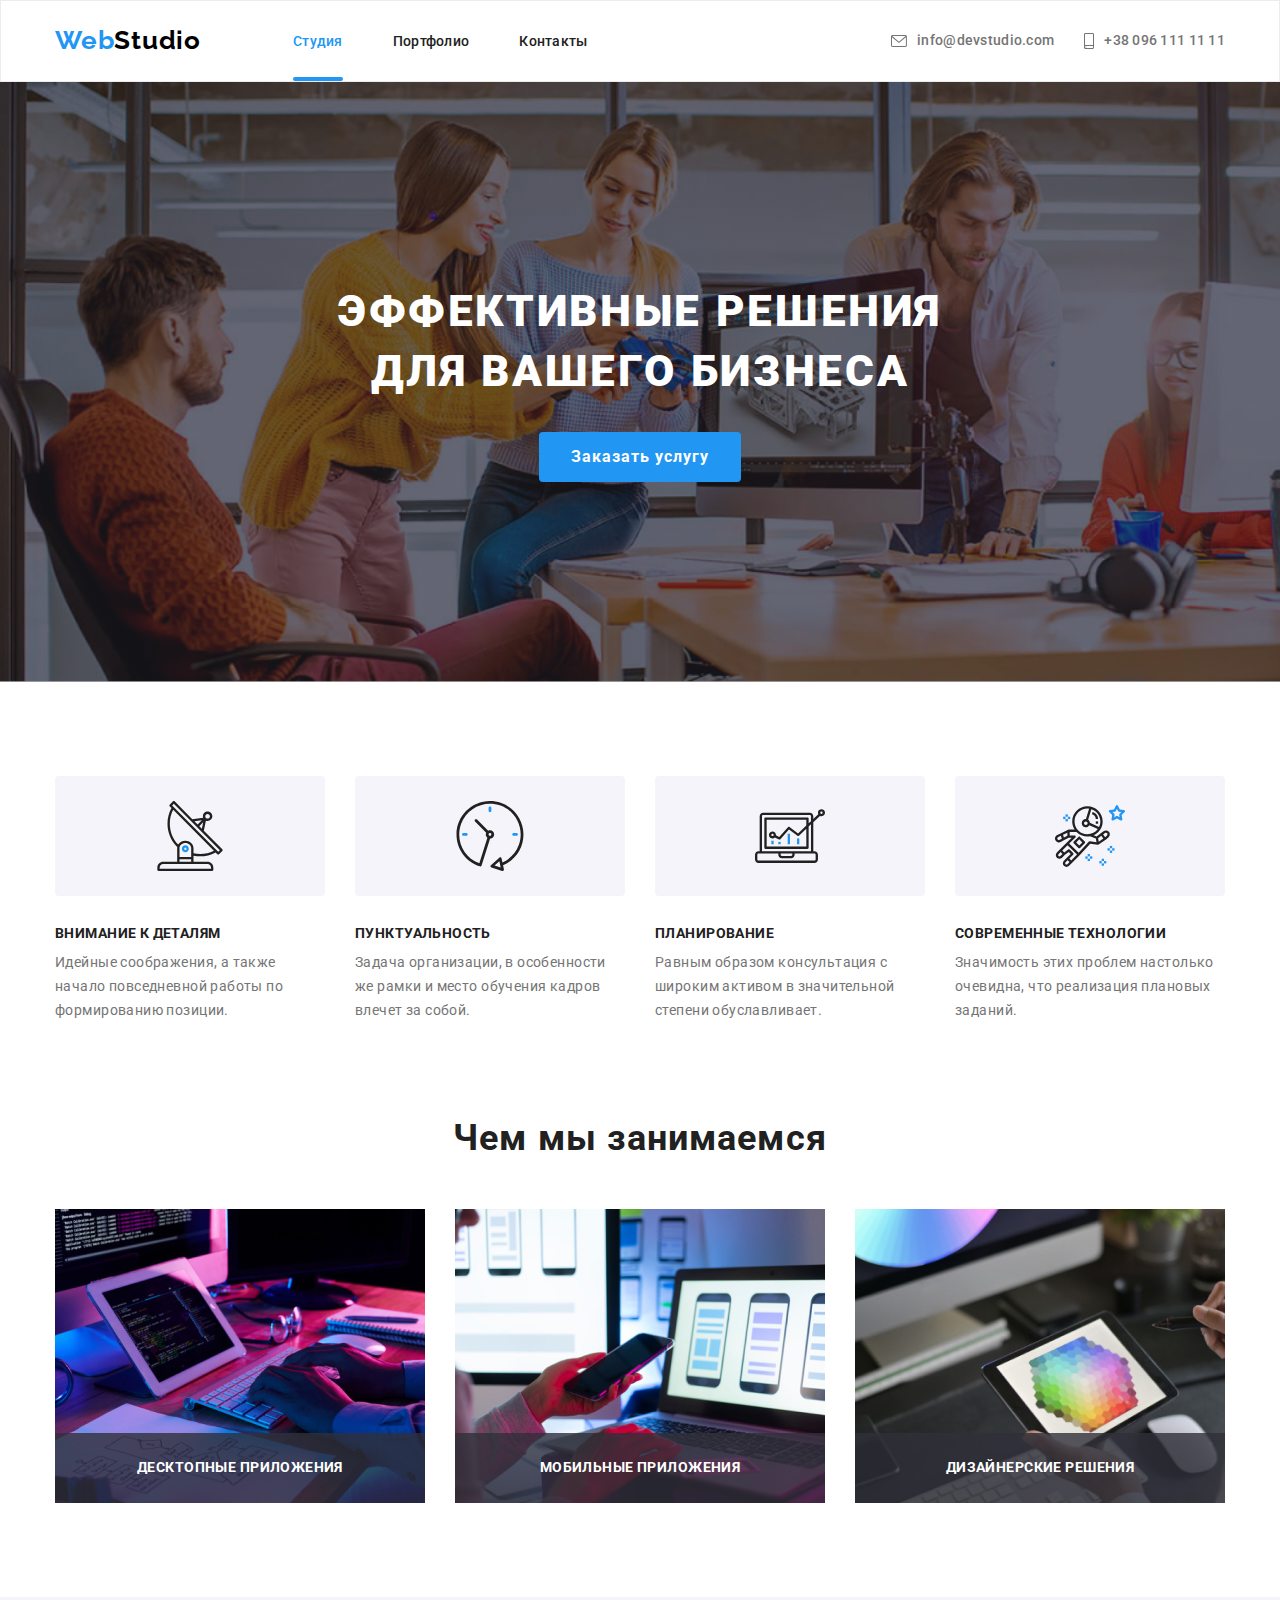
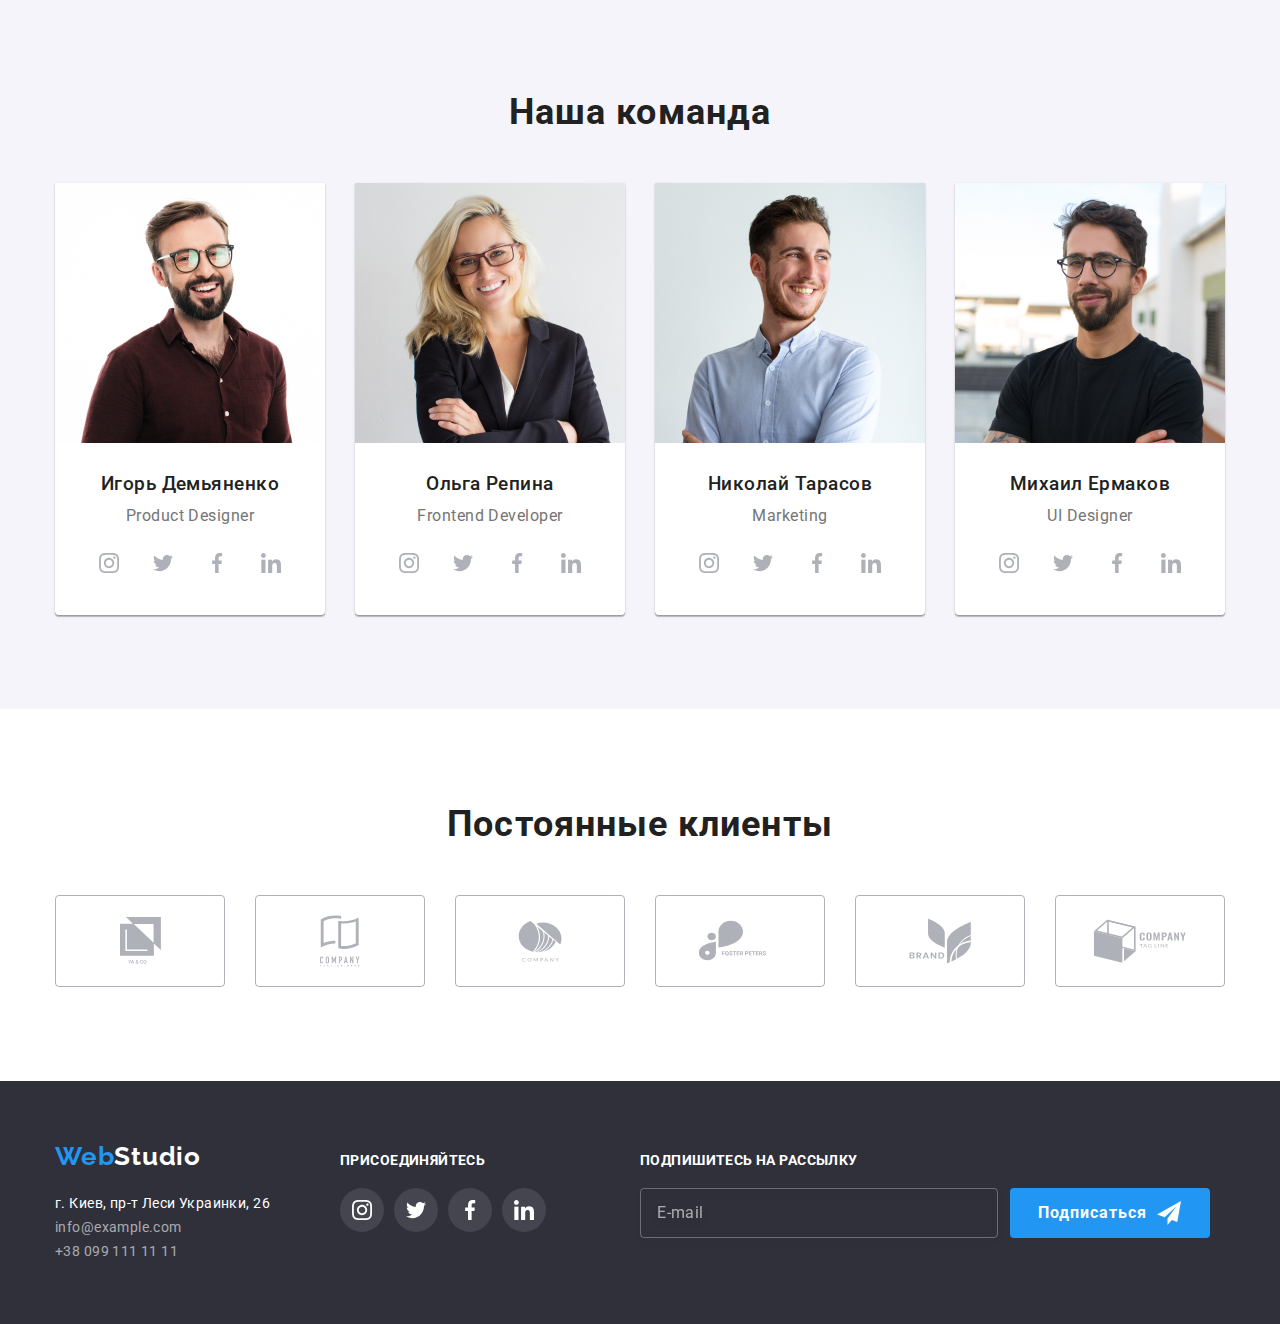
<file: index.html>
<!DOCTYPE html>
<html lang="ru">

<head>
    <meta charset="UTF-8">
    <meta http-equiv="X-UA-Compatible" content="IE=edge">
    <meta name="viewport" content="width=device-width, initial-scale=1.0">
    <title>Web Studio</title>
    <link rel="preconnect" href="https://fonts.gstatic.com">
    <link 
        href="https://fonts.googleapis.com/css2?family=Raleway:wght@700&family=Roboto:wght@400;500;700;900&display=swap"
        rel="stylesheet">
    <link rel="stylesheet" href="https://cdnjs.cloudflare.com/ajax/libs/animate.css/4.1.1/animate.min.css" />
    <link 
        rel="stylesheet" 
        href="https://cdnjs.cloudflare.com/ajax/libs/modern-normalize/1.0.0/modern-normalize.min.css" 
    />
    <link rel="stylesheet" href="./css/main.min.css">    
</head>

<body>
    <!--TOP LINE-->
    <header class="top-line">
        <div class="container top-line__container">
            <a class="logo top-line__logo link" href="./index.html">Web<span class="logo-top-line">Studio</span></a>
            <nav class="top-line__navigation">
                <ul class="navigation-list list">
                    <li class="navigation-list__item">
                        <a class="navigation-list__link link current" href="./index.html">Студия</a>
                    </li>
                    <li class="navigation-list__item">
                        <a class="navigation-list__link link" href="./portfolio.html">Портфолио</a>
                    </li>
                    <li class="navigation-list__item">
                        <a class="navigation-list__link link" href="#">Контакты</a>
                    </li>
                </ul>
            </nav>
            
            <ul class="contact-list list">
                <li class="contact-list__item">                   
                    <a class="contact-list__link link" href="mailto:info@devstudio.com">
                        <svg class="contact-list__link-icon" width="16" height="12">
                            <use href="./images/sprite.svg#icon-envelope"></use>
                        </svg>
                        info@devstudio.com
                    </a>
                </li>
                <li class="contact-list__item">                    
                    <a class="contact-list__link link" href="tel:+380961111111">
                        <svg class="contact-list__link-icon" width="10" height="16">
                            <use href="./images/sprite.svg#icon-smartphone"></use>
                        </svg>
                        +38 096 111 11 11
                    </a>
                </li>
            </ul>
        </div>        
    </header>

    <main>
        <!--HERO-->
        <section class="hero">
            <div class="container">
                <h1 class="hero__title">Эффективные решения <br> для вашего бизнеса</h1>
                <button class="modal-btn" type="button" data-modal-open>Заказать услугу</button>
            </div>            
        </section>
        <!--FEATURES-->
        <section class="features section">
            <div class="container">
                <h2 hidden>Особенности</h2>
                <ul class="features-list list">
                    <li class="features-list__item">
                        <div class="features-list__box-icon">
                            <svg class="features-list__icon">
                                <use href="./images/sprite.svg#icon-antenna"></use>
                            </svg>
                        </div>                        
                        <h3 class="features-list__subtitle">Внимание к деталям</h3>
                        <p class="features-list__description">Идейные соображения, а также начало повседневной работы по формированию позиции.</p>
                    </li>
                    <li class="features-list__item">
                        <div class="features-list__box-icon">
                            <svg class="features-list__icon">
                                <use href="./images/sprite.svg#icon-clock"></use>
                            </svg>
                        </div>
                        <h3 class="features-list__subtitle">Пунктуальность</h3>
                        <p class="features-list__description">Задача организации, в особенности же рамки и место обучения кадров влечет за собой.</p>
                    </li>
                    <li class="features-list__item">
                        <div class="features-list__box-icon">
                            <svg class="features-list__icon">
                                <use href="./images/sprite.svg#icon-diagram"></use>
                            </svg>
                        </div>
                        <h3 class="features-list__subtitle">Планирование</h3>
                        <p class="features-list__description">Равным образом консультация с широким активом в значительной степени обуславливает.</p>
                    </li>
                    <li class="features-list__item">
                        <div class="features-list__box-icon">
                            <svg class="features-list__icon">
                                <use href="./images/sprite.svg#icon-astronaut"></use>
                            </svg>
                        </div>
                        <h3 class="features-list__subtitle">Современные технологии</h3>
                        <p class="features-list__description">Значимость этих проблем настолько очевидна, что реализация плановых заданий.</p>
                    </li>
                </ul>
            </div>            
        </section>
        <!--DOING-->
        <section class="doing">
            <div class="container">
                <h2 class="section-title">Чем мы занимаемся</h2>
                <ul class="doing-list list">
                    <li class="doing-list__item">
                        <img class="doing-list__img" src="./images/doing/doing-img-1.jpg" alt="написание кода" width="370"
                            height="294">
                        <p class="doing-list__text">Десктопные приложения</p>
                    </li>
                    <li class="doing-list__item">
                        <img class="doing-list__img" src="./images/doing/doing-img-2.jpg" alt="разработка приложений" width="370"
                            height="294">
                        <p class="doing-list__text">Мобильные приложения</p>
                    </li>
                    <li class="doing-list__item">
                        <img class="doing-list__img" src="./images/doing/doing-img-3.jpg" alt="дизайн" width="370" height="294">
                        <p class="doing-list__text">Дизайнерские решения</p>
                    </li>
                </ul>
            </div>           
        </section>
        <!--TEAM-->
        <section class="team section">
            <div class="container">
                <h2 class="section-title">Наша команда</h2>
                <ul class="team-list list">
                    <li class="team-list__item">
                        <img class="team-list__img" src="./images/team/team-img-1.jpg" alt="Игорь Демьяненко" width="270" height="260">
                        <div class="team-list__content">
                            <h3 class="team-list__name">Игорь Демьяненко</h3>
                            <p class="team-list__position" lang="en">Product Designer</p>
                            <ul class="social-list list">
                                <li class="social-list__item">
                                    <a class="social-list__link link" href="#">
                                        <svg class="social-list__icon">
                                            <use href="./images/sprite.svg#icon-instagram"></use>
                                        </svg>
                                    </a>
                                </li>
                                <li class="social-list__item">
                                    <a class="social-list__link link" href="#">
                                        <svg class="social-list__icon">
                                            <use href="./images/sprite.svg#icon-twitter"></use>
                                        </svg>
                                    </a>
                                </li>
                                <li class="social-list__item">
                                    <a class="social-list__link link" href="#">
                                        <svg class="social-list__icon">
                                            <use href="./images/sprite.svg#icon-facebook"></use>
                                        </svg>
                                    </a>
                                </li>
                                <li class="social-list__item">
                                    <a class="social-list__link link" href="#">
                                        <svg class="social-list__icon">
                                            <use href="./images/sprite.svg#icon-linkedin"></use>
                                        </svg>
                                    </a>
                                </li>
                            </ul>
                        </div>                        
                    </li>
                    <li class="team-list__item">
                        <img class="team-list__img" src="./images/team/team-img-2.jpg" alt="Ольга Репина" width="270" height="260">
                        <div class="team-list__content">
                            <h3 class="team-list__name">Ольга Репина</h3>
                            <p class="team-list__position" lang="en">Frontend Developer</p>
                            <ul class="social-list list">
                                <li class="social-list__item">
                                    <a class="social-list__link link" href="#">
                                        <svg class="social-list__icon">
                                            <use href="./images/sprite.svg#icon-instagram"></use>
                                        </svg>
                                    </a>
                                </li>
                                <li class="social-list__item">
                                    <a class="social-list__link link" href="#">
                                        <svg class="social-list__icon">
                                            <use href="./images/sprite.svg#icon-twitter"></use>
                                        </svg>
                                    </a>
                                </li>
                                <li class="social-list__item">
                                    <a class="social-list__link link" href="#">
                                        <svg class="social-list__icon">
                                            <use href="./images/sprite.svg#icon-facebook"></use>
                                        </svg>
                                    </a>
                                </li>
                                <li class="social-list__item">
                                    <a class="social-list__link link" href="#">
                                        <svg class="social-list__icon">
                                            <use href="./images/sprite.svg#icon-linkedin"></use>
                                        </svg>
                                    </a>
                                </li>
                            </ul>
                        </div>                        
                    </li>
                    <li class="team-list__item">
                        <img class="team-list__img" src="./images/team/team-img-3.jpg" alt="Николай Тарасов" width="270" height="260">                        
                        <div class="team-list__content">
                            <h3 class="team-list__name">Николай Тарасов</h3>
                            <p class="team-list__position" lang="en">Marketing</p>
                            <ul class="social-list list">
                                <li class="social-list__item">
                                    <a class="social-list__link link" href="#">
                                        <svg class="social-list__icon">
                                            <use href="./images/sprite.svg#icon-instagram"></use>
                                        </svg>
                                    </a>
                                </li>
                                <li class="social-list__item">
                                    <a class="social-list__link link" href="#">
                                        <svg class="social-list__icon">
                                            <use href="./images/sprite.svg#icon-twitter"></use>
                                        </svg>
                                    </a>
                                </li>
                                <li class="social-list__item">
                                    <a class="social-list__link link" href="#">
                                        <svg class="social-list__icon">
                                            <use href="./images/sprite.svg#icon-facebook"></use>
                                        </svg>
                                    </a>
                                </li>
                                <li class="social-list__item">
                                    <a class="social-list__link link" href="#">
                                        <svg class="social-list__icon">
                                            <use href="./images/sprite.svg#icon-linkedin"></use>
                                        </svg>
                                    </a>
                                </li>
                            </ul>
                        </div>                        
                    </li>
                    <li class="team-list__item">
                        <img class="team-list__img" src="./images/team/team-img-4.jpg" alt="Михаил Ермаков" width="270" height="260">
                        <div class="team-list__content">
                            <h3 class="team-list__name">Михаил Ермаков</h3>
                            <p class="team-list__position" lang="en">UI Designer</p>
                            <ul class="social-list list">
                                <li class="social-list__item">
                                    <a class="social-list__link link" href="#">
                                        <svg class="social-list__icon">
                                            <use href="./images/sprite.svg#icon-instagram"></use>
                                        </svg>
                                    </a>
                                </li>
                                <li class="social-list__item">
                                    <a class="social-list__link link" href="#">
                                        <svg class="social-list__icon">
                                            <use href="./images/sprite.svg#icon-twitter"></use>
                                        </svg>
                                    </a>
                                </li>
                                <li class="social-list__item">
                                    <a class="social-list__link link" href="#">
                                        <svg class="social-list__icon">
                                            <use href="./images/sprite.svg#icon-facebook"></use>
                                        </svg>
                                    </a>
                                </li>
                                <li class="social-list__item">
                                    <a class="social-list__link link" href="#">
                                        <svg class="social-list__icon">
                                            <use href="./images/sprite.svg#icon-linkedin"></use>
                                        </svg>
                                    </a>
                                </li>
                            </ul>
                        </div>                        
                    </li>
                </ul>
            </div>           
        </section>
        <!-- CLIENTS -->
        <section class="clients section">
            <div class="container">
                <h2 class="section-title">Постоянные клиенты</h2>
                <ul class="clients-list list">
                    <li class="clients-list__item">
                        <a class="clients-list__link link" href="#">
                            <svg class="clients-list__icon" width="41" height="47">
                                <use href="./images/sprite.svg#icon-client-1"></use>
                            </svg>
                        </a>                        
                    </li>
                    <li class="clients-list__item">
                        <a class="clients-list__link link" href="#">
                            <svg class="clients-list__icon" width="40" height="52">
                                <use href="./images/sprite.svg#icon-client-2"></use>
                            </svg>
                        </a>
                    </li>
                    <li class="clients-list__item">
                        <a class="clients-list__link link" href="#">
                            <svg class="clients-list__icon" width="44" height="42">
                                <use href="./images/sprite.svg#icon-client-3"></use>
                            </svg>
                        </a>
                    </li>
                    <li class="clients-list__item">
                        <a class="clients-list__link link" href="#">
                            <svg class="clients-list__icon" width="85" height="41">
                                <use href="./images/sprite.svg#icon-client-4"></use>
                            </svg>
                        </a>
                    </li>
                    <li class="clients-list__item">
                        <a class="clients-list__link link" href="#">
                            <svg class="clients-list__icon" width="63" height="46">
                                <use href="./images/sprite.svg#icon-client-5"></use>
                            </svg>
                        </a>
                    </li>
                    <li class="clients-list__item">
                        <a class="clients-list__link link" href="#">
                            <svg class="clients-list__icon" width="94" height="44">
                                <use href="./images/sprite.svg#icon-client-6"></use>
                            </svg>
                        </a>
                    </li>
                </ul>
            </div>
        </section>
    </main>

    <!-- FOOTER -->
    <footer class="footer">
        <div class="container footer__container">
            <div class="footer__adress">
                <a class="logo link" href="./index.html">Web<span class="logo-footer">Studio</span></a>
                <address>
                    <ul class="adress-list footer__adress-list list">
                        <li class="adress-list__item">
                            <a class="adress-list__link link" href="https://goo.gl/maps/d2A4MDdr7iuBAoG17" target="_blank">г. Киев, пр-т Леси
                                Украинки, 26</a>
                        </li>
                        <li class="adress-list__item">
                            <a class="footer__contact-link link" href="mailto:info@example.com">info@example.com</a>
                        </li>
                        <li class="adress-list__item">
                            <a class="footer__contact-link link" href="tel:+380991111111">+38 099 111 11 11</a>
                        </li>
                    </ul>
                </address>
            </div>            
            <div class="footer__social">
                <h3 class="footer__subtitle">Присоединяйтесь</h3>
                <ul class="social-list list">
                    <li class="social-list__item">
                        <a class="social-list__link link social-list__link_footer" href="#">
                            <svg class="social-list__icon social-list__icon_footer">
                                <use href="./images/sprite.svg#icon-instagram"></use>
                            </svg>
                        </a>
                    </li>
                    <li class="social-list__item">
                        <a class="social-list__link link social-list__link_footer" href="#">
                            <svg class="social-list__icon social-list__icon_footer">
                                <use href="./images/sprite.svg#icon-twitter"></use>
                            </svg>
                        </a>
                    </li>
                    <li class="social-list__item">
                        <a class="social-list__link link social-list__link_footer" href="#">
                            <svg class="social-list__icon social-list__icon_footer">
                                <use href="./images/sprite.svg#icon-facebook"></use>
                            </svg>
                        </a>
                    </li>
                    <li class="social-list__item">
                        <a class="social-list__link link social-list__link_footer" href="#">
                            <svg class="social-list__icon social-list__icon_footer">
                                <use href="./images/sprite.svg#icon-linkedin"></use>
                            </svg>
                        </a>
                    </li>
                </ul>
            </div>                            
            <form action="#" class="form-subscription">
                <label for="email-subscription"><span class="form-subscription__title">Подпишитесь на рассылку</span></label>
                <div class="subscription">
                    <input type="email" name="user-email-subscription" class="subscription__input" id="email-subscription"
                            placeholder="E-mail" required>
                    <button type="submit" class="subscription__btn">Подписаться
                            <svg class="subscription__btn-icon" width="24" height="24">
                                <use href="./images/icons.svg#icon-send"></use>
                            </svg>
                    </button>
                </div>                    
            </form>            
        </div>               
    </footer>
    <div class="backdrop is-hidden" data-modal>
        <div class="modal">
            <button type="button" class="modal-close-btn" data-modal-close>
                <svg class="modal-close-btn__icon" width="18" height="18">
                    <use href="./images/sprite.svg#icon-close"></use>
                </svg>
            </button>
            <form action="#" class="modal-form">
                <p class="modal-form__head">Оставьте свои данные, мы вам перезвоним</p>
                <label class="modal-form__field">
                    Имя
                    <span class="modal-form__input-wrapper">
                        <input type="text" name="user-name" class="modal-form__input" minlength="2" required>
                        <svg class="modal-form__icon">
                            <use href="./images/icons.svg#icon-person"></use>
                        </svg>
                    </span>                                       
                </label>
                <label class="modal-form__field">
                    Телефон
                    <span class="modal-form__input-wrapper">
                        <input type="tel" name="user-phone" class="modal-form__input" required 
                            pattern="[0-9]{3}-[0-9]{3}-[0-9]{2}-[0-9]{2}" title="098-765-43-21">
                        <svg class="modal-form__icon">
                            <use href="./images/icons.svg#icon-phone"></use>
                        </svg>
                    </span>                    
                </label>
                <label class="modal-form__field">
                    Почта
                    <span class="modal-form__input-wrapper">
                        <input type="email" name="user-email" class="modal-form__input" required
                        title="test@gmail.com">
                        <svg class="modal-form__icon">
                            <use href="./images/icons.svg#icon-email"></use>
                        </svg>
                    </span>                    
                </label>
                <label class="modal-form__field">
                    Комментарий
                    <textarea name="user-comment" class="modal-form__comment" placeholder="Введите текст"></textarea>
                </label>
                <input type="checkbox" name="user-policy" class="modal-form__checkbox visually-hidden" id="checkbox-policy" required>
                <label for="checkbox-policy" class="modal-form__checkbox-policy">Соглашаюсь с рассылкой и принимаю &nbsp; <a class="modal-form__policy-link" href="">Условия договора</a></label>
                <button type="submit" class="modal-form__btn">Отправить</button>
            </form>
        </div>        
    </div>
    <script src="./js/modal.js"></script>
</body>

</html>
</file>
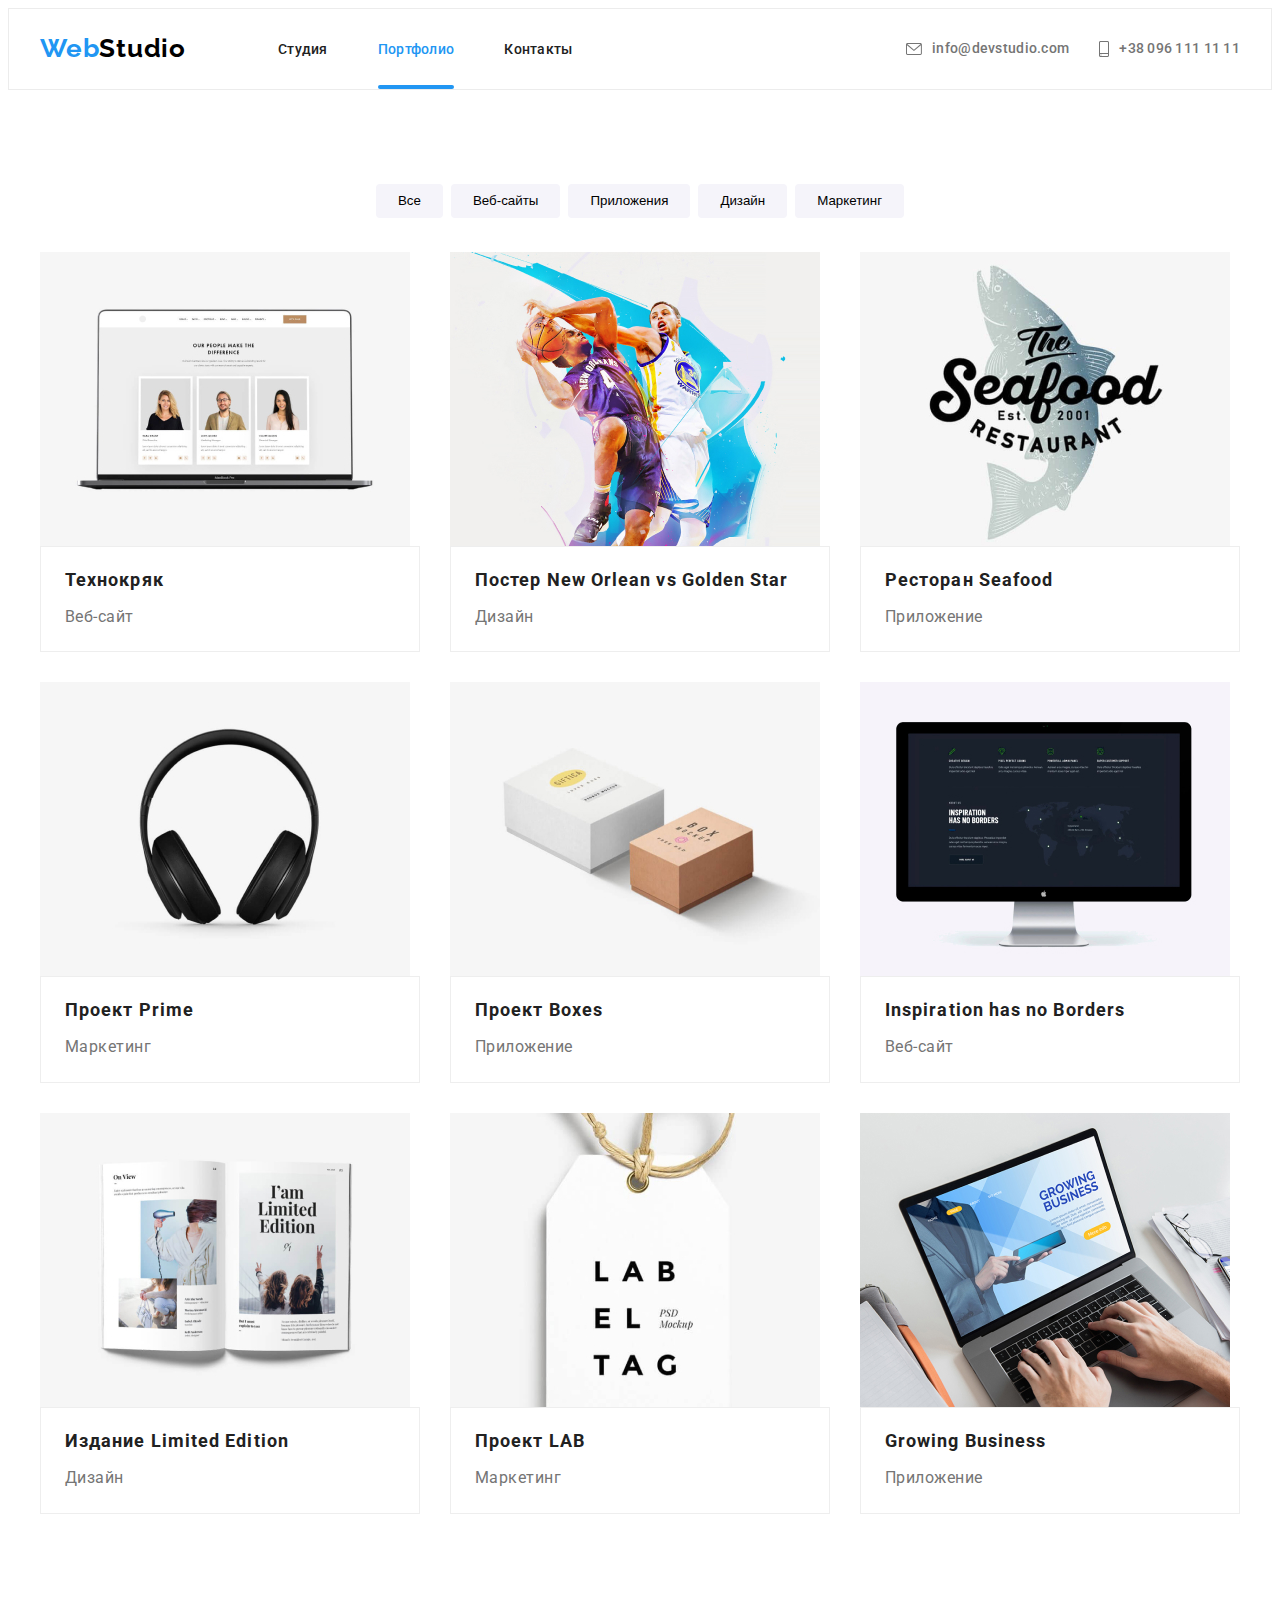
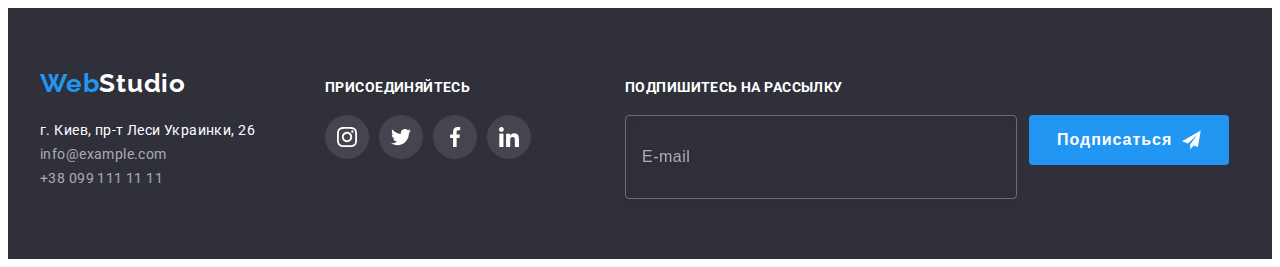
<file: portfolio.html>
<!DOCTYPE html>
<html lang="ru">

<head>
    <meta charset="UTF-8">
    <meta http-equiv="X-UA-Compatible" content="IE=edge">
    <meta name="viewport" content="width=device-width, initial-scale=1.0">
    <title>Web Studio</title>
    <link rel="preconnect" href="https://fonts.gstatic.com">
    <link 
        href="https://fonts.googleapis.com/css2?family=Raleway:wght@700&family=Roboto:wght@400;500;700;900&display=swap"
        rel="stylesheet">
    <link rel="stylesheet" href="https://cdnjs.cloudflare.com/ajax/libs/animate.css/4.1.1/animate.min.css" />
    <link 
        rel="stylesheet" href="https://cdnjs.cloudflare.com/ajax/libs/modern-normalize/1.0.0/modern-normalize.min.css"
        integrity="sha512-ISS7cAi1PEhQ8jnbJpJZMd29NlhNj4AWYyLOSp2CE/CsHxTCu+r+t0D2yoJudVrd0/8fTVPUVDzY5Tvli75u/g=="
        crossorigin="anonymous" />
    <link rel="stylesheet" href="./css/main.min.css">
</head>

<body>
    <!--TOP LINE-->
    <header class="top-line">
        <div class="container top-line__container">
            <a class="logo top-line__logo link" href="./index.html">Web<span class="logo-top-line">Studio</span></a>
            <nav class="top-line__navigation">
                <ul class="navigation-list list">
                    <li class="navigation-list__item">
                        <a class="navigation-list__link link" href="./index.html">Студия</a>
                    </li>
                    <li class="navigation-list__item">
                        <a class="navigation-list__link link current" href="./portfolio.html">Портфолио</a>
                    </li>
                    <li class="navigation-list__item">
                        <a class="navigation-list__link link" href="#">Контакты</a>
                    </li>
                </ul>
            </nav>
            
            <ul class="contact-list list">
                <li class="contact-list__item">
                    <a class="contact-list__link link" href="mailto:info@devstudio.com">
                        <svg class="contact-list__link-icon" width="16" height="12">
                            <use href="./images/sprite.svg#icon-envelope"></use>
                        </svg>
                        info@devstudio.com
                    </a>
                </li>
                <li class="contact-list__item">
                    <a class="contact-list__link link" href="tel:+380961111111">
                        <svg class="contact-list__link-icon" width="10" height="16">
                            <use href="./images/sprite.svg#icon-smartphone"></use>
                        </svg>
                        +38 096 111 11 11
                    </a>
                </li>
            </ul>
        </div>        
    </header>

    <main class="section">
        <div class="container">
            <!-- FILTER -->
            <div class="filter">
                <ul class="filter-list list">
                    <li class="filter-list__item">
                        <button class="filter-list__btn" type="button">Все</button>
                    </li>
                    <li class="filter-list__item">
                        <button class="filter-list__btn" type="button">Веб-сайты</button>
                    </li>
                    <li class="filter-list__item">
                        <button class="filter-list__btn" type="button">Приложения</button>
                    </li>
                    <li class="filter-list__item">
                        <button class="filter-list__btn" type="button">Дизайн</button>
                    </li>
                    <li class="filter-list__item">
                        <button class="filter-list__btn" type="button">Маркетинг</button>
                    </li>
                </ul>
            </div>
            
            <!-- PROJECT -->
            <ul class="project-list list">
                <li class="project-list__item">
                    <a href="#" class="project-list__link-wrapper link">
                        <div class="project-list__img-wrapper">
                            <img class="project-list__img" src="./images/portfolio/portfolio-img-1.jpg" alt="Веб-сайт Технокряк" width="370" height="294">
                            <p class="overlay">Технокряк это современная площадка распространения коронавируса. Компании используют эту платформу для цифрового
                                шпионажа и атак на защищённые сервера конкурентов.</p>
                        </div>                    
                        <div class="project-list__content">
                            <h3 class="project-list__title">Технокряк</h3>
                            <p class="project-list__type">Веб-сайт</p>
                        </div>
                    </a>
                </li>
                <li class="project-list__item">
                    <a href="#" class="project-list__link-wrapper link">
                        <div class="project-list__img-wrapper">
                            <img class="project-list__img" src="./images/portfolio/portfolio-img-2.jpg" alt="Дизайн постера" width="370"
                                height="294">
                            <p class="overlay">New Orlean vs Golden Star</p>
                        </div>
                        <div class="project-list__content">
                            <h3 class="project-list__title">Постер New Orlean vs Golden Star</h3>
                            <p class="project-list__type">Дизайн</p>
                        </div>
                    </a>
                </li>
                <li class="project-list__item">
                    <a href="#" class="project-list__link-wrapper link">
                        <div class="project-list__img-wrapper">
                            <img class="project-list__img" src="./images/portfolio/portfolio-img-3.jpg" alt="Приложение для ресторана" width="370"
                                height="294">
                            <p class="overlay">Seafood</p>
                        </div>                        
                        <div class="project-list__content">
                            <h3 class="project-list__title">Ресторан Seafood</h3>
                            <p class="project-list__type">Приложение</p>
                        </div>
                    </a>
                </li>
                <li class="project-list__item">
                    <a href="#" class="project-list__link-wrapper link">
                        <div class="project-list__img-wrapper">
                            <img class="project-list__img" src="./images/portfolio/portfolio-img-4.jpg" alt="Наушники" width="370" height="294">
                            <p class="overlay">Prime</p>
                        </div>                        
                        <div class="project-list__content">
                            <h3 class="project-list__title">Проект Prime</h3>
                            <p class="project-list__type">Маркетинг</p>
                        </div>
                    </a>                                      
                </li>
                <li class="project-list__item">
                    <a href="#" class="project-list__link-wrapper link">
                        <div class="project-list__img-wrapper">
                            <img class="project-list__img" src="./images/portfolio/portfolio-img-5.jpg" alt=" Приложение для проекта" width="370"
                                height="294">
                            <p class="overlay">Boxes</p>
                        </div>                        
                        <div class="project-list__content">
                            <h3 class="project-list__title">Проект Boxes</h3>
                            <p class="project-list__type">Приложение</p>
                        </div>
                    </a>                                        
                </li>
                <li class="project-list__item">
                    <a href="#" class="project-list__link-wrapper link">
                        <div class="project-list__img-wrapper">
                            <img class="project-list__img" src="./images/portfolio/portfolio-img-6.jpg" alt="Веб-сайт Вдохновение" width="370"
                                height="294">
                            <p class="overlay">Inspiration has no Borders</p>
                        </div>                        
                        <div class="project-list__content">
                            <h3 class="project-list__title">Inspiration has no Borders</h3>
                            <p class="project-list__type">Веб-сайт</p>
                        </div>
                    </a>                                        
                </li>
                <li class="project-list__item">
                    <a href="#" class="project-list__link-wrapper link">
                        <div class="project-list__img-wrapper">
                            <img class="project-list__img" src="./images/portfolio/portfolio-img-7.jpg" alt="Дизайн книги" width="370" height="294">
                            <p class="overlay">Limited Edition</p>
                        </div>                        
                        <div class="project-list__content">
                            <h3 class="project-list__title">Издание Limited Edition</h3>
                            <p class="project-list__type">Дизайн</p>
                        </div>
                    </a>                                            
                </li>
                <li class="project-list__item">
                    <a href="#" class="project-list__link-wrapper link">
                        <div class="project-list__img-wrapper">
                            <img class="project-list__img" src="./images/portfolio/portfolio-img-8.jpg" alt="Проект бирка" width="370" height="294">
                            <p class="overlay">LAB</p>
                        </div>                        
                        <div class="project-list__content">
                            <h3 class="project-list__title">Проект LAB</h3>
                            <p class="project-list__type">Маркетинг</p>
                        </div>
                    </a>                                        
                </li>
                <li class="project-list__item">
                    <a href="#" class="project-list__link-wrapper link">
                        <div class="project-list__img-wrapper">
                            <img class="project-list__img" src="./images/portfolio/portfolio-img-9.jpg" alt="Приложение для бизнеса" width="370"
                                height="294">
                            <p class="overlay">Growing Business</p>
                        </div>                        
                        <div class="project-list__content">
                            <h3 class="project-list__title">Growing Business</h3>
                            <p class="project-list__type">Приложение</p>
                        </div>
                    </a>                                        
                </li>
            </ul>
        </div>        
    </main>

    <!-- FOOTER -->
    <footer class="footer">
        <div class="container footer__container">
            <div class="footer__adress">
                <a class="logo link" href="./index.html">Web<span class="logo-footer">Studio</span></a>
                <address>
                    <ul class="adress-list footer__adress-list list">
                        <li class="adress-list__item">
                            <a class="adress-list__link link" href="https://goo.gl/maps/d2A4MDdr7iuBAoG17" target="_blank">г. Киев, пр-т
                                Леси
                                Украинки, 26</a>
                        </li>
                        <li class="adress-list__item">
                            <a class="footer__contact-link link" href="mailto:info@example.com">info@example.com</a>
                        </li>
                        <li class="adress-list__item">
                            <a class="footer__contact-link link" href="tel:+380991111111">+38 099 111 11 11</a>
                        </li>
                    </ul>
                </address>
            </div>
            <div class="footer__social">
                <h3 class="footer__subtitle">Присоединяйтесь</h3>
                <ul class="social-list list">
                    <li class="social-list__item">
                        <a class="social-list__link link social-list__link_footer" href="#">
                            <svg class="social-list__icon social-list__icon_footer">
                                <use href="./images/sprite.svg#icon-instagram"></use>
                            </svg>
                        </a>
                    </li>
                    <li class="social-list__item">
                        <a class="social-list__link link social-list__link_footer" href="#">
                            <svg class="social-list__icon social-list__icon_footer">
                                <use href="./images/sprite.svg#icon-twitter"></use>
                            </svg>
                        </a>
                    </li>
                    <li class="social-list__item">
                        <a class="social-list__link link social-list__link_footer" href="#">
                            <svg class="social-list__icon social-list__icon_footer">
                                <use href="./images/sprite.svg#icon-facebook"></use>
                            </svg>
                        </a>
                    </li>
                    <li class="social-list__item">
                        <a class="social-list__link link social-list__link_footer" href="#">
                            <svg class="social-list__icon social-list__icon_footer">
                                <use href="./images/sprite.svg#icon-linkedin"></use>
                            </svg>
                        </a>
                    </li>
                </ul>
            </div>
            <form action="#" class="form-subscription">
                <label for="email-subscription"><span class="form-subscription__title">Подпишитесь на рассылку</span></label>
                <div class="subscription">
                    <input type="email" name="user-email-subscription" class="subscription__input" id="email-subscription"
                        placeholder="E-mail" required>
                    <button type="submit" class="subscription__btn">Подписаться
                        <svg class="subscription__btn-icon" width="24" height="24">
                            <use href="./images/icons.svg#icon-send"></use>
                        </svg>
                    </button>
                </div>
            </form>
        </div>
    </footer>
    
</body>
</file>
<file: css/main.min.css>
:root{--accent-color: #2196f3;--top-line-logo-color: #000000;--footer-color: #2f303a;--title-color: #212121;--light-background-color: #f5f4fa;--footer-contact-color: rgba(255, 255, 255, 0.6);--modal-btn-accent: #188ce8;--text-on-dark-color: #ffffff;--text-color: #757575;--top-line-border-color: #ececec;--project-list-border-color: #eeeeee;--hero-background-color: #c4c4c4;--link-color: #afb1b8}.visually-hidden{position:absolute !important;clip:rect(1px 1px 1px 1px);clip:rect(1px, 1px, 1px, 1px);padding:0 !important;border:0 !important;height:1px !important;width:1px !important;overflow:hidden}h1,h2,h3,h4,h5,h6,p{margin-top:0;margin-bottom:0}ul,ol{margin-top:0;margin-bottom:0;padding-left:0}img{display:block}.list{list-style:none}.link{text-decoration:none}body{font-family:'Roboto', sans-serif;color:var(--text-color)}.section{padding-top:94px;padding-bottom:94px}.container{width:1200px;padding-left:15px;padding-right:15px;margin:0 auto}.logo{font-family:'Raleway', sans-serif;font-weight:700;font-size:26px;line-height:1.19;letter-spacing:0.03em;color:var(--accent-color)}.section-title{font-size:36px;line-height:1.17;text-align:center;letter-spacing:0.03em;color:var(--title-color);margin-bottom:50px}.social-list{display:flex;justify-content:space-between}.social-list__link{display:flex;justify-content:center;align-items:center;width:44px;height:44px;background-color:transparent;border-radius:50%;transition:background-color 250ms cubic-bezier(0.4, 0, 0.2, 1)}.social-list__link:hover,.social-list__link:focus{background-color:var(--accent-color)}.social-list__icon{width:20px;height:20px;fill:var(--link-color);transition:fill 250ms cubic-bezier(0.4, 0, 0.2, 1)}.social-list__link:hover .social-list__icon,.social-list__link:focus .social-list__icon{fill:var(--text-on-dark-color)}.backdrop{position:fixed;top:0;left:0;width:100vw;height:100vh;background-color:rgba(0,0,0,0.2);z-index:100;transition:opacity 250ms cubic-bezier(0.4, 0, 0.2, 1),visibility 250ms cubic-bezier(0.4, 0, 0.2, 1)}.is-hidden{visibility:hidden;opacity:0;pointer-events:none}.modal{position:absolute;top:50%;left:50%;transform:translate(-50%, -50%);width:528px;height:580px;padding:40px;background-color:var(--text-on-dark-color);border-radius:4px}.modal-close-btn{position:absolute;top:8px;right:8px;width:30px;height:30px;background-color:transparent;border:1px solid rgba(0,0,0,0.1);border-radius:50%;cursor:pointer;padding:0}.modal-close-btn__icon{position:absolute;top:50%;left:50%;transform:translate(-50%, -50%);transition:fill 250ms cubic-bezier(0.4, 0, 0.2, 1)}.modal-close-btn:focus .modal-close-btn__icon,.modal-close-btn:hover .modal-close-btn__icon{fill:var(--accent-color)}.modal-form{display:flex;flex-direction:column}.modal-form__head{font-weight:700;font-size:20px;line-height:1.15;text-align:center;letter-spacing:0.03em;color:var(--title-color);margin-bottom:12px}.modal-form__field{font-size:12px;line-height:1.17;letter-spacing:0.01em;margin-bottom:10px}.modal-form__input-wrapper{position:relative;display:block;margin-top:4px}.modal-form__input{width:100%;height:40px;border:1px solid rgba(33,33,33,0.2);border-radius:4px;padding-left:42px;transition:border-color 250ms cubic-bezier(0.4, 0, 0.2, 1);cursor:pointer}.modal-form__input:focus{border-color:var(--accent-color);outline:none}.modal-form__icon{position:absolute;top:50%;left:12px;transform:translateY(-50%);display:block;width:18px;height:18px;transition:fill 250ms cubic-bezier(0.4, 0, 0.2, 1)}.modal-form__input:focus+.modal-form__icon{fill:var(--accent-color)}.modal-form__comment{width:100%;height:120px;border:1px solid rgba(33,33,33,0.2);border-radius:4px;margin-top:4px;transition:border-color 250ms cubic-bezier(0.4, 0, 0.2, 1);resize:none;padding:12px 16px;cursor:pointer}.modal-form__comment::placeholder{font-size:12px;line-height:1.17;letter-spacing:0.01em;color:rgba(117,117,117,0.5)}.modal-form__comment:focus{border-color:var(--accent-color);outline:none}.modal-form__checkbox-policy{font-size:14px;line-height:1.71;letter-spacing:0.03em;display:flex;align-items:center;margin-bottom:30px}.modal-form__checkbox-policy::before{content:'';width:16px;height:15px;cursor:pointer;margin-right:7px;background-image:url("../images/icon-no-check.svg")}.modal-form__checkbox:checked+.modal-form__checkbox-policy::before{background-image:url("../images/icon-check.svg")}.modal-form__checkbox:focus+.modal-form__checkbox-policy::before{outline:1px solid var(--accent-color)}.modal-form__policy-link{color:var(--accent-color)}.modal-form__btn{width:200px;align-self:center;border-radius:4px;border:transparent;font-weight:700;font-size:16px;line-height:1.87;align-items:center;letter-spacing:0.06em;color:var(--text-on-dark-color);background-color:var(--accent-color);cursor:pointer;padding:10px 56px;transition:box-shadow 250ms cubic-bezier(0.4, 0, 0.2, 1),background-color 250ms cubic-bezier(0.4, 0, 0.2, 1)}.modal-form__btn:hover,.modal-form__btn:focus{background-color:var(--modal-btn-accent);box-shadow:0px 4px 4px rgba(0,0,0,0.15)}.top-line{border:1px solid var(--top-line-border-color)}.top-line__container{display:flex;align-items:center}.logo{padding-top:24px;padding-bottom:25px}.top-line__logo{margin-right:92px}.logo-top-line{color:var(--top-line-logo-color)}.navigation-list{display:flex}.navigation-list .current{color:var(--accent-color)}.current{position:relative}.current::after{position:absolute;left:0;bottom:0;display:block;content:'';width:100%;height:4px;border-radius:2px;background-color:var(--accent-color)}.navigation-list__item:not(:last-child){margin-right:50px}.navigation-list__link{font-weight:500;font-size:14px;line-height:1.14;letter-spacing:0.02em;color:var(--title-color);transition:color 250ms cubic-bezier(0.4, 0, 0.2, 1);padding-top:32px;padding-bottom:32px}.navigation-list__link:hover,.navigation-list__link:focus{color:var(--accent-color)}.contact-list{display:flex;margin-left:auto}.contact-list__item:not(:last-child){margin-right:30px}.contact-list__link{display:flex;align-items:center;font-weight:500;font-size:14px;line-height:1.14;letter-spacing:0.02em;color:var(--text-color);transition:color 250ms cubic-bezier(0.4, 0, 0.2, 1)}.contact-list__link:hover,.contact-list__link:focus{color:var(--accent-color)}.contact-list__link-icon{fill:currentColor;margin-right:10px}.hero{max-width:1600px;background-color:var(--hero-background-color);padding-top:200px;padding-bottom:200px;text-align:center;background-image:linear-gradient(rgba(47,48,58,0.4), rgba(47,48,58,0.4)),url(../images/hero.jpg);background-size:cover;margin:0 auto}.hero__title{font-weight:900;font-size:44px;line-height:1.36;letter-spacing:0.06em;text-transform:uppercase;color:var(--text-on-dark-color);margin-bottom:30px}.modal-btn{min-width:200px;border-radius:4px;border:transparent;font-weight:700;font-size:16px;line-height:1.87;align-items:center;letter-spacing:0.06em;color:var(--text-on-dark-color);background-color:var(--accent-color);cursor:pointer;padding:10px 32px;transition:box-shadow 250ms cubic-bezier(0.4, 0, 0.2, 1),background-color 250ms cubic-bezier(0.4, 0, 0.2, 1)}.modal-btn:hover,.modal-btn:focus{background-color:var(--modal-btn-accent);box-shadow:0px 4px 4px rgba(0,0,0,0.15)}.features-list{display:flex;flex-wrap:wrap;justify-content:space-between}.features-list__item{width:270px}.features-list__box-icon{display:flex;justify-content:center;align-items:center;width:270px;height:120px;background-color:var(--light-background-color);border-radius:4px;margin-bottom:30px}.features-list__icon{width:70px;height:70px}.features-list__subtitle{font-size:14px;line-height:1.14;letter-spacing:0.03em;text-transform:uppercase;color:var(--title-color);margin-bottom:10px}.features-list__description{font-size:14px;line-height:1.71;letter-spacing:0.03em}.doing{padding-bottom:94px}.doing-list{display:flex;flex-wrap:wrap;margin-left:-30px;margin-top:-30px}.doing-list__item{position:relative;margin-left:30px;margin-top:30px;flex-basis:calc((100% - 90px) / 3)}.doing-list__text{position:absolute;bottom:0;width:100%;padding-top:27px;padding-bottom:27px;font-weight:700;font-size:14px;line-height:1.14;text-align:center;letter-spacing:0.03em;text-transform:uppercase;color:var(--text-on-dark-color);background-color:rgba(47,48,58,0.8)}.team{background-color:var(--light-background-color)}.team-list{font-size:16px;line-height:1.19;text-align:center;letter-spacing:0.03em;display:flex;flex-wrap:wrap;margin-left:-30px;margin-top:-30px}.team-list__item{margin-left:30px;margin-top:30px;flex-basis:calc((100% - 120px) / 4);background:var(--text-on-dark-color);box-shadow:0px 1px 3px rgba(0,0,0,0.12),0px 1px 1px rgba(0,0,0,0.14),0px 2px 1px rgba(0,0,0,0.2);border-radius:0px 0px 4px 4px}.team-list__content{padding-top:30px;padding-left:32px;padding-right:32px;padding-bottom:30px}.team-list__name{font-weight:500;color:var(--title-color);margin-bottom:10px}.team-list__position{margin-bottom:16px}.clients-list{display:flex;justify-content:space-between}.clients-list__link{display:flex;justify-content:center;align-items:center;width:170px;height:92px;background-color:transparent;border:1px solid var(--link-color);box-sizing:border-box;border-radius:4px;transition:border 250ms cubic-bezier(0.4, 0, 0.2, 1)}.clients-list__link:hover,.clients-list__link:focus{border:1px solid var(--accent-color)}.clients-list__icon{fill:var(--link-color);transition:fill 250ms cubic-bezier(0.4, 0, 0.2, 1)}.clients-list__link:hover .clients-list__icon,.clients-list__link:focus .clients-list__icon{fill:var(--accent-color)}.filter-list{display:flex;align-items:center;margin-bottom:34px;justify-content:center}.filter-list__item{font-weight:500;font-size:16px;text-align:center;letter-spacing:0.03em;color:var(--title-color)}.filter-list__item:not(:last-child){margin-right:8px}.filter-list__btn{background-color:var(--light-background-color);border-radius:4px;border:transparent;cursor:pointer;padding:6px 22px;line-height:1.62;transition:background-color 250ms cubic-bezier(0.4, 0, 0.2, 1),color 250ms cubic-bezier(0.4, 0, 0.2, 1),box-shadow 250ms cubic-bezier(0.4, 0, 0.2, 1)}.filter-list__btn:focus,.filter-list__btn:hover{background-color:var(--accent-color);color:var(--text-on-dark-color);box-shadow:0px 3px 1px rgba(0,0,0,0.1),0px 1px 2px rgba(0,0,0,0.08),0px 2px 2px rgba(0,0,0,0.12)}.project-list{display:flex;flex-wrap:wrap;margin-left:-30px;margin-top:-30px}.project-list__item{margin-left:30px;margin-top:30px;flex-basis:calc((100% - 90px) / 3);transition:box-shadow 250ms cubic-bezier(0.4, 0, 0.2, 1)}.project-list__item:hover,.project-list__item:focus{box-shadow:0px 1px 1px rgba(0,0,0,0.12),0px 4px 4px rgba(0,0,0,0.06),1px 4px 6px rgba(0,0,0,0.16)}.project-list__img-wrapper{position:relative;overflow:hidden}.overlay{position:absolute;top:0;left:0;width:100%;height:100%;padding:63px 24px;font-size:18px;line-height:1.56;letter-spacing:0.03em;color:var(--text-on-dark-color);background-color:rgba(33,150,243,0.9);overflow:auto;transform:translateY(100%);transition:transform 250ms cubic-bezier(0.4, 0, 0.2, 1)}.project-list__link-wrapper:hover .overlay,.project-list__link-wrapper:focus .overlay{transform:translateY(0%)}.project-list__content{padding:15px 24px 20px 24px;border:1px solid var(--project-list-border-color)}.project-list__title{font-size:18px;line-height:2;letter-spacing:0.06em;color:var(--title-color);margin-bottom:4px}.project-list__type{font-size:16px;line-height:1.87;letter-spacing:0.03em;color:var(--text-color)}.footer{background-color:var(--footer-color);padding-top:60px;padding-bottom:60px}.footer__container{display:flex;align-items:baseline}.footer__adress{margin-right:70px}.logo-footer{color:var(--text-on-dark-color)}.adress-list{font-style:normal;font-size:14px;line-height:1.71;letter-spacing:0.03em}.adress-list .link:hover,.adress-list .link:focus{color:var(--accent-color)}.footer__adress-list{margin-top:20px}.adress-list__link{color:var(--text-on-dark-color);transition:color 250ms cubic-bezier(0.4, 0, 0.2, 1)}.footer__contact-link{color:var(--footer-contact-color);transition:color 250ms cubic-bezier(0.4, 0, 0.2, 1)}.footer__social{margin-right:94px}.footer__subtitle{font-size:14px;line-height:1.15;letter-spacing:0.03em;text-transform:uppercase;color:var(--text-on-dark-color);margin-bottom:20px}.social-list__link_footer{background-color:rgba(255,255,255,0.1)}.social-list__icon_footer{fill:var(--text-on-dark-color)}.social-list__item:not(:last-child){margin-right:10px}.form-subscription__title{display:block;font-weight:700;font-size:14px;line-height:1.15;letter-spacing:0.03em;text-transform:uppercase;color:var(--text-on-dark-color);margin-bottom:20px}.subscription{display:flex}.subscription__input{height:50px;width:358px;border:1px solid rgba(255,255,255,0.3);filter:drop-shadow(0px 4px 4px rgba(0,0,0,0.15));border-radius:4px;padding:16px;margin-right:12px;color:var(--text-on-dark-color);background-color:inherit;transition:border-color 250ms cubic-bezier(0.4, 0, 0.2, 1)}.subscription__input:focus,.subscription__input:hover{border-color:var(--accent-color)}.subscription__input::placeholder{font-size:16px;line-height:1.25;letter-spacing:0.03em;color:rgba(255,255,255,0.6)}.subscription__btn{width:200px;height:50px;display:flex;align-items:center;text-align:center;border-radius:4px;border:none;font-weight:700;font-size:16px;line-height:1.87;align-items:center;letter-spacing:0.06em;color:var(--text-on-dark-color);background-color:var(--accent-color);cursor:pointer;padding:10px 28px;transition:box-shadow 250ms cubic-bezier(0.4, 0, 0.2, 1),background-color 250ms cubic-bezier(0.4, 0, 0.2, 1)}.subscription__btn:hover,.subscription__btn:focus{background-color:var(--modal-btn-accent);box-shadow:0px 4px 4px rgba(0,0,0,0.15)}.subscription__btn-icon{vertical-align:middle;margin-left:10px}
/*# sourceMappingURL=main.min.css.map */
</file>
